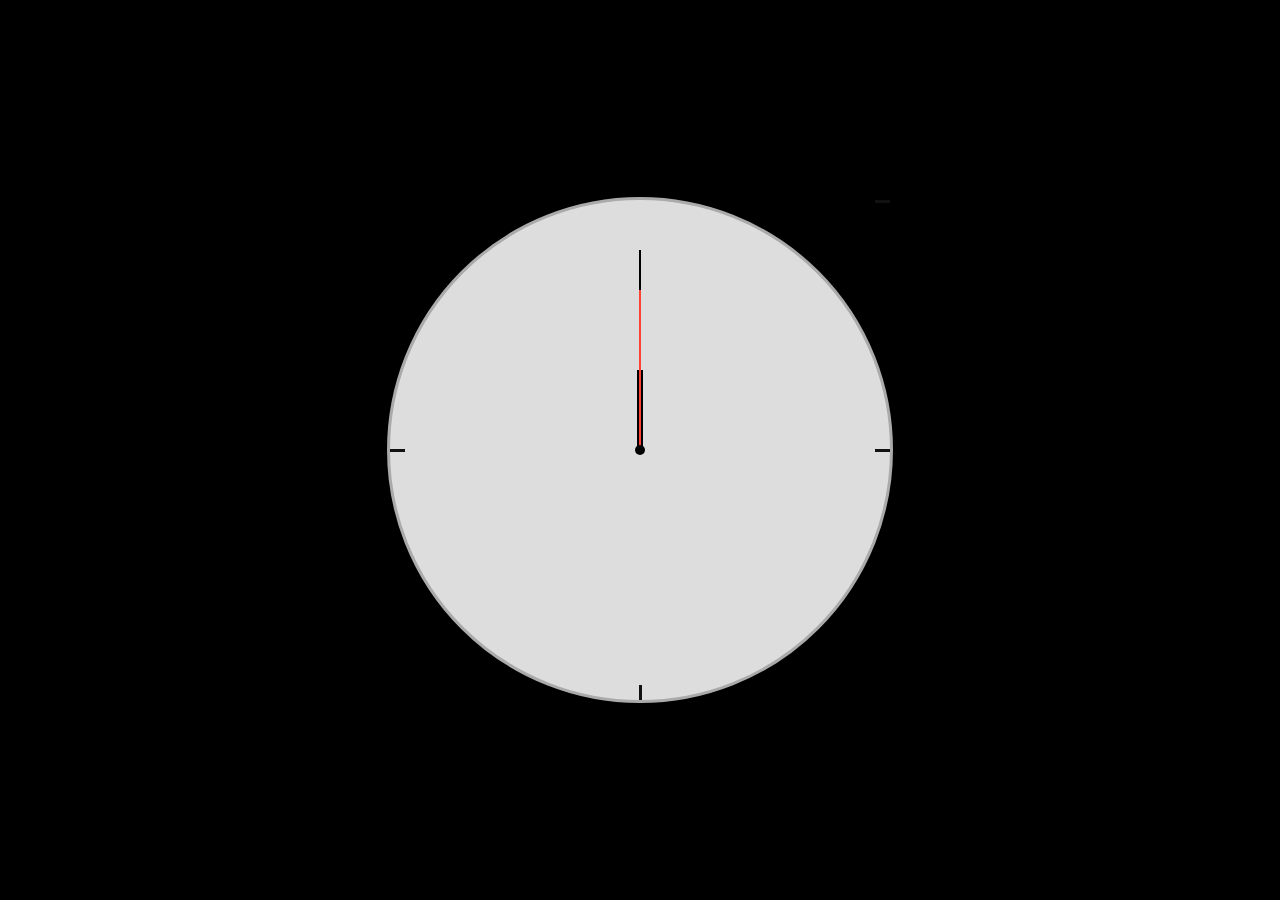
<file: clock.html>
<!DOCTYPE html>
<html>
<head>
	<title>CLOCK</title>
	<meta name="viewpoint" content="width=device-width, initial-scale=1">
	<link rel="stylesheet" type="text/css" href="style.css">
</head>
<body>
	<div class="clock">
		<div id="hours"></div>
		<div id="minutes"></div>
		<div id="seconds"></div>
		<div class="center"></div>
		<div class="three"></div>
		<div class="six"></div>
		<div class="nine"></div>
		<div class="twelve"></div>
	</div>
	<script type="text/javascript" src="clock.js"></script>

</body>
</html>
</file>
<file: style.css>
*{
	margin: 0;
	padding: 0;
	border: 0;
}
body{
	background-color: #000;
}
.clock{
	height: 500px;
	width: 500px;
	background-color: #dddddd;
	border-radius: 80%;
	border: 3px solid #aaaaaa;
	margin: auto;
	position: absolute;
	top: 0;
	left:0;
	bottom: 0;
	right: 0;


}
.twelve{
	position: absolute;
	width: 15px;
	height: 3px;
	background:#111111;
	top: 0;
	bottom: 0;
	right: 0;
	margin: auto 0;
}
.three{
	position: absolute;
	width: 15px;
	height: 3px;
	background: #111111;
	top: 0;
	bottom: 0;
	right: 0;
	margin:0 auto;

}
.six{
	position: absolute;
	width: 3px;
	height: 15px;
	background:#111111;
	left: 0;
	bottom: 0;
	right: 0;
	margin: 0 auto;

}
.nine{
	position: absolute;
	width: 15px;
	height: 3px;
	background:#111111;
	top:0;
	bottom:0;
	left:0;
	margin: auto 0 ;

}
.center{
	width: 10px;
	height: 10px;
	position: absolute;
	left: 0;
	right:0;
	bottom: 0;
	top: 0;
	margin: auto;
	background: #000000;
	border-radius: 100%;
}
#seconds{
	position: absolute;
	height: 160px;
	width: 2px;
	left: 0;
	right: 0;
	bottom: 160px;
	top: 0;
	margin: auto;
	background:#000;
	-webkit-transform-origin: bottom;
	background: #ff4136;
}
#minutes{
	position: absolute;
	height: 200px;
	width: 2px;
	left: 0;
	right: 0;
	bottom: 200px;
	top: 0px;
	margin: auto;
	background: #000;
	-webkit-transform-origin:bottom;
}
#hours{
	position: absolute;
	height: 80px;
	width: 6px;
	left: 0;
	right: 0;
	bottom: 80px;
	top: 0px;
	margin: auto;
	background: #000;
	-webkit-transform-origin:bottom;

}
</file>
